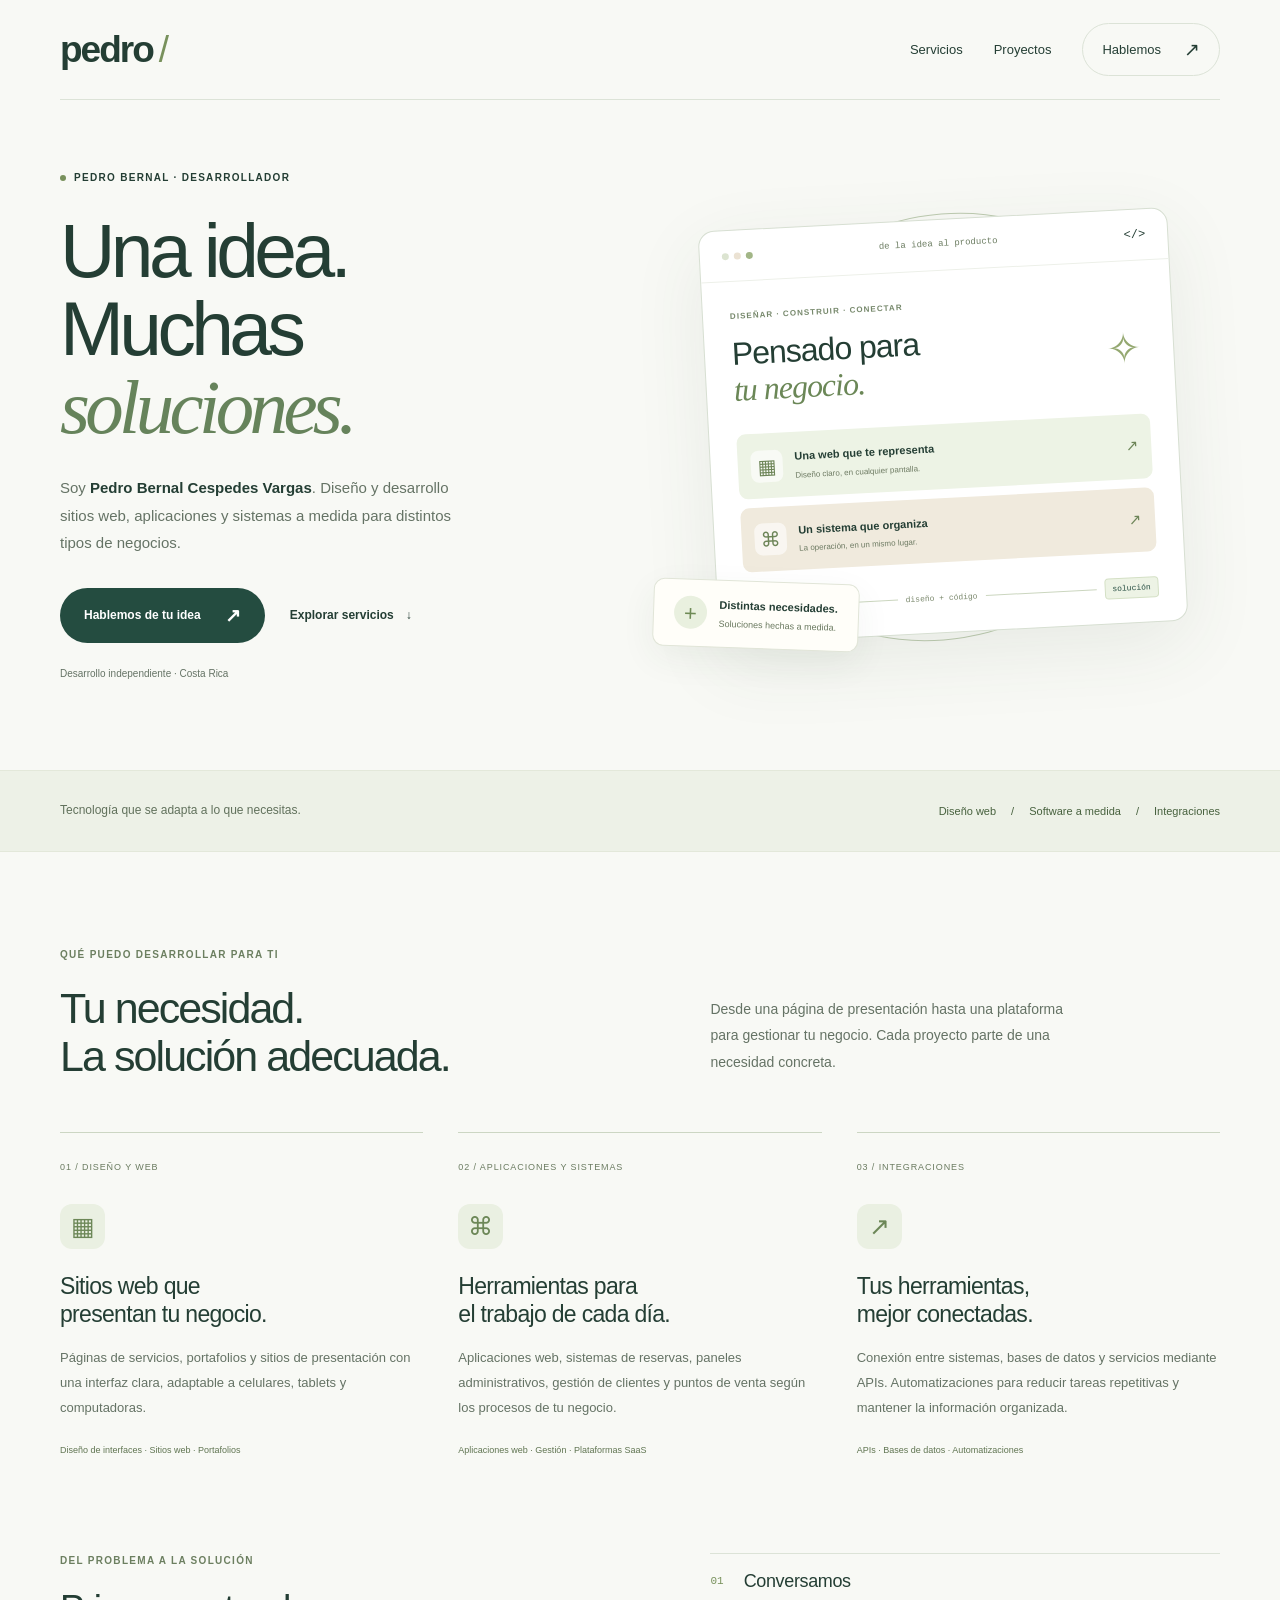
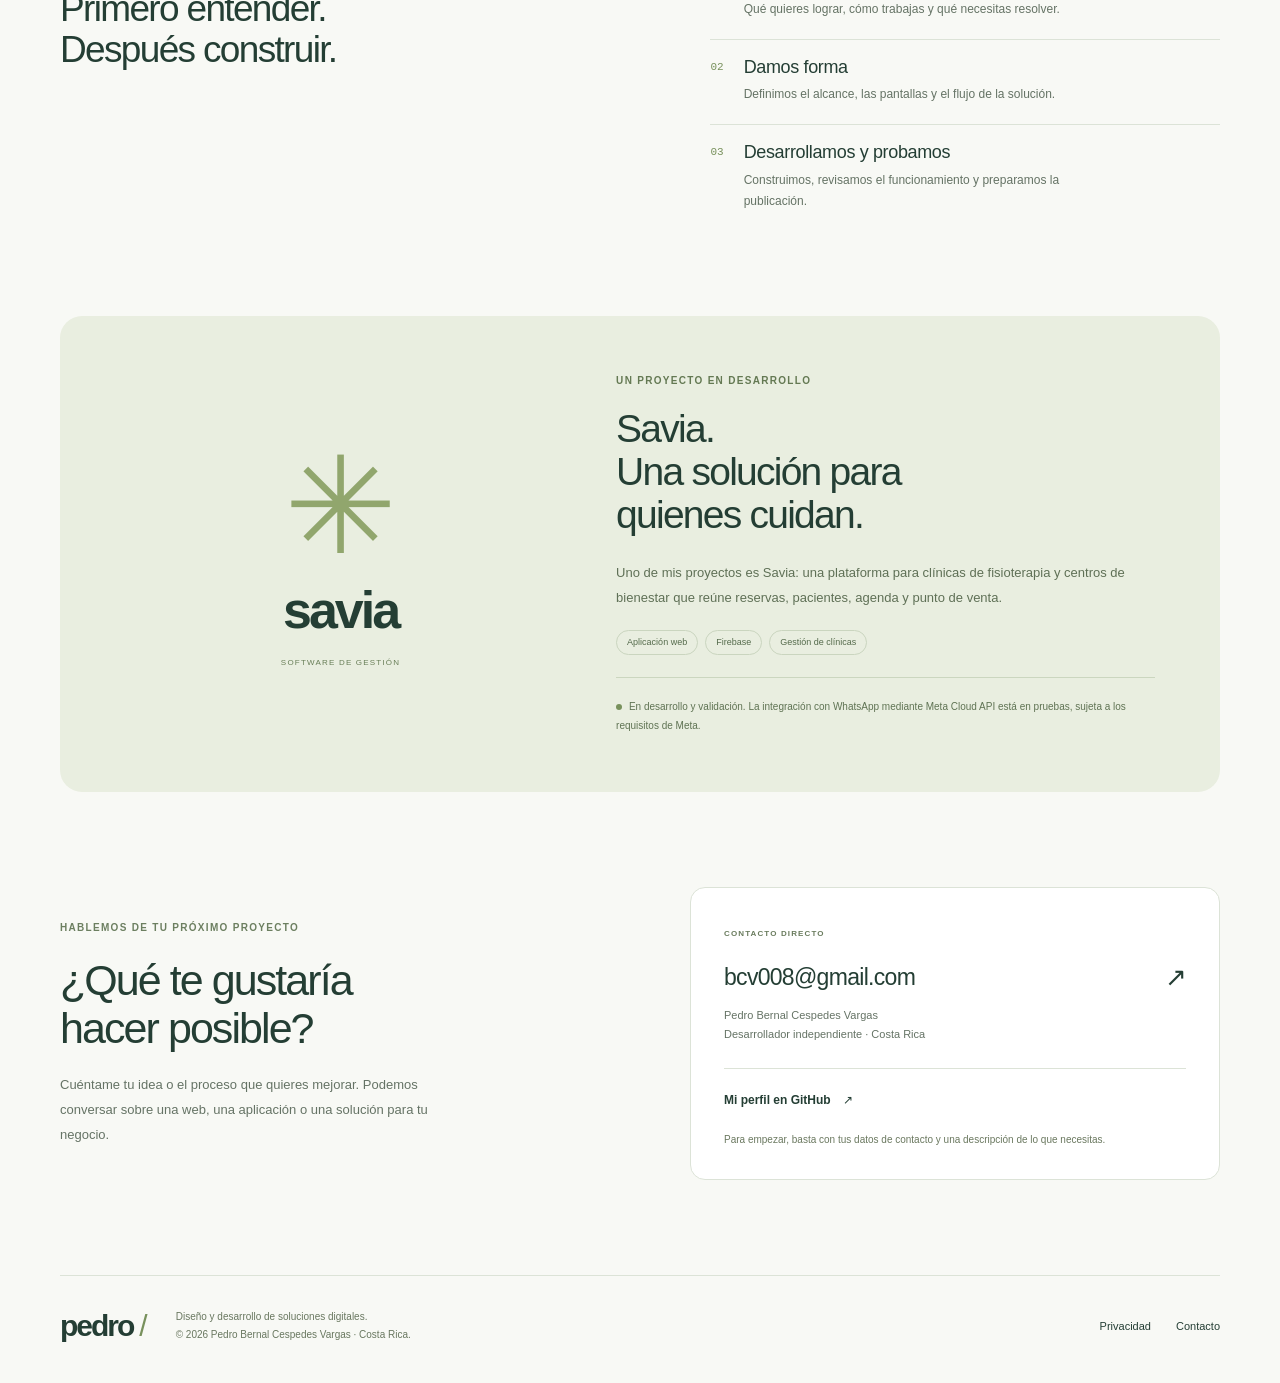
<file: index.html>
<!doctype html>
<html lang="es">
<head>
  <meta charset="utf-8">
  <meta name="viewport" content="width=device-width, initial-scale=1">
  <meta name="description" content="Pedro Bernal Cespedes Vargas, desarrollador en Costa Rica. Diseño y desarrollo de sitios web, aplicaciones, sistemas de gestión e integraciones a medida para distintos negocios.">
  <meta name="theme-color" content="#244c40">
  <meta property="og:title" content="Pedro Bernal · Diseño y desarrollo digital">
  <meta property="og:description" content="Una idea, muchas soluciones. Sitios web, aplicaciones, sistemas e integraciones a medida para tu negocio.">
  <meta property="og:type" content="website">
  <title>Pedro Bernal · Diseño y desarrollo digital</title>
  <link rel="icon" href="./favicon.svg" type="image/svg+xml">
  <link rel="stylesheet" href="./styles.css">
  <script src="./script.js" defer></script>
</head>
<body>
  <a class="skip-link" href="#contenido">Ir al contenido</a>
  <header class="site-header wrap">
    <a class="brand" href="./" aria-label="Pedro Bernal, inicio">pedro<span aria-hidden="true">/</span></a>
    <nav aria-label="Navegación principal">
      <a href="#servicios">Servicios</a>
      <a href="#proyectos">Proyectos</a>
      <a class="nav-contact" href="#contacto">Hablemos <span aria-hidden="true">↗</span></a>
    </nav>
  </header>

  <main id="contenido">
    <section class="hero wrap" aria-labelledby="hero-title">
      <div class="hero-copy">
        <p class="eyebrow"><span class="status-dot" aria-hidden="true"></span> PEDRO BERNAL · DESARROLLADOR</p>
        <h1 id="hero-title">Una idea.<br>Muchas<br><em>soluciones.</em></h1>
        <p class="hero-description">Soy <strong>Pedro Bernal Cespedes Vargas</strong>. Diseño y desarrollo sitios web, aplicaciones y sistemas a medida para distintos tipos de negocios.</p>
        <div class="hero-actions">
          <a class="button button-primary" href="mailto:bcv008@gmail.com?subject=Quiero%20desarrollar%20un%20proyecto">Hablemos de tu idea <span aria-hidden="true">↗</span></a>
          <a class="text-link" href="#servicios">Explorar servicios <span aria-hidden="true">↓</span></a>
        </div>
        <p class="location-note">Desarrollo independiente · Costa Rica</p>
      </div>

      <div class="hero-art" role="img" aria-label="Ilustración del proceso de transformar una idea en un sitio web, una aplicación o un sistema conectado.">
        <div class="art-orbit" aria-hidden="true"></div>
        <div class="workspace-preview" aria-hidden="true">
          <div class="preview-top"><span class="window-dots"><i></i><i></i><i></i></span><span>de la idea al producto</span><span class="code-mark">&lt;/&gt;</span></div>
          <div class="preview-body">
            <p class="eyebrow">DISEÑAR · CONSTRUIR · CONECTAR</p>
            <div class="preview-heading">Pensado para<br><em>tu negocio.</em><span>✧</span></div>
            <div class="solution-row"><span class="solution-icon">▦</span><div><strong>Una web que te representa</strong><span>Diseño claro, en cualquier pantalla.</span></div><span class="row-arrow">↗</span></div>
            <div class="solution-row sand"><span class="solution-icon">⌘</span><div><strong>Un sistema que organiza</strong><span>La operación, en un mismo lugar.</span></div><span class="row-arrow">↗</span></div>
            <div class="connection-line"><span>tu idea</span><span class="connection-path"></span><span>diseño + código</span><span class="connection-path"></span><span class="connection-end">solución</span></div>
          </div>
        </div>
        <div class="floating-note" aria-hidden="true"><span class="note-icon">+</span><div><strong>Distintas necesidades.</strong><span>Soluciones hechas a medida.</span></div></div>
      </div>
    </section>

    <div class="purpose-strip"><div class="wrap"><p>Tecnología que se adapta a lo que necesitas.</p><div><span>Diseño web</span><span aria-hidden="true">/</span><span>Software a medida</span><span aria-hidden="true">/</span><span>Integraciones</span></div></div></div>

    <section class="wrap section-space" id="servicios" aria-labelledby="services-title">
      <div class="section-heading"><p class="eyebrow">QUÉ PUEDO DESARROLLAR PARA TI</p><h2 id="services-title">Tu necesidad.<br>La solución adecuada.</h2><p>Desde una página de presentación hasta una plataforma para gestionar tu negocio. Cada proyecto parte de una necesidad concreta.</p></div>
      <div class="features-grid">
        <article class="feature"><span class="feature-number">01 / DISEÑO Y WEB</span><div class="feature-icon" aria-hidden="true">▦</div><h3>Sitios web que<br>presentan tu negocio.</h3><p>Páginas de servicios, portafolios y sitios de presentación con una interfaz clara, adaptable a celulares, tablets y computadoras.</p><span class="feature-detail">Diseño de interfaces · Sitios web · Portafolios</span></article>
        <article class="feature"><span class="feature-number">02 / APLICACIONES Y SISTEMAS</span><div class="feature-icon" aria-hidden="true">⌘</div><h3>Herramientas para<br>el trabajo de cada día.</h3><p>Aplicaciones web, sistemas de reservas, paneles administrativos, gestión de clientes y puntos de venta según los procesos de tu negocio.</p><span class="feature-detail">Aplicaciones web · Gestión · Plataformas SaaS</span></article>
        <article class="feature"><span class="feature-number">03 / INTEGRACIONES</span><div class="feature-icon" aria-hidden="true">↗</div><h3>Tus herramientas,<br>mejor conectadas.</h3><p>Conexión entre sistemas, bases de datos y servicios mediante APIs. Automatizaciones para reducir tareas repetitivas y mantener la información organizada.</p><span class="feature-detail">APIs · Bases de datos · Automatizaciones</span></article>
      </div>
    </section>

    <section class="process-section wrap" aria-labelledby="process-title">
      <div><p class="eyebrow">DEL PROBLEMA A LA SOLUCIÓN</p><h2 id="process-title">Primero entender.<br>Después construir.</h2></div>
      <ol class="process-list">
        <li><span aria-hidden="true">01</span><div><h3>Conversamos</h3><p>Qué quieres lograr, cómo trabajas y qué necesitas resolver.</p></div></li>
        <li><span aria-hidden="true">02</span><div><h3>Damos forma</h3><p>Definimos el alcance, las pantallas y el flujo de la solución.</p></div></li>
        <li><span aria-hidden="true">03</span><div><h3>Desarrollamos y probamos</h3><p>Construimos, revisamos el funcionamiento y preparamos la publicación.</p></div></li>
      </ol>
    </section>

    <section class="project-section wrap" id="proyectos" aria-labelledby="project-title">
      <div class="project-identity" aria-hidden="true"><span class="project-symbol">✳</span><span class="project-wordmark">savia</span><span class="project-category">SOFTWARE DE GESTIÓN</span></div>
      <div><p class="eyebrow">UN PROYECTO EN DESARROLLO</p><h2 id="project-title">Savia.<br>Una solución para<br>quienes cuidan.</h2><p>Uno de mis proyectos es Savia: una plataforma para clínicas de fisioterapia y centros de bienestar que reúne reservas, pacientes, agenda y punto de venta.</p><div class="project-tags"><span>Aplicación web</span><span>Firebase</span><span>Gestión de clínicas</span></div><p class="project-status"><span class="status-dot" aria-hidden="true"></span> En desarrollo y validación. La integración con WhatsApp mediante Meta Cloud API está en pruebas, sujeta a los requisitos de Meta.</p></div>
    </section>

    <section class="contact-section wrap section-space" id="contacto" aria-labelledby="contact-title">
      <div><p class="eyebrow">HABLEMOS DE TU PRÓXIMO PROYECTO</p><h2 id="contact-title">¿Qué te gustaría<br>hacer posible?</h2><p>Cuéntame tu idea o el proceso que quieres mejorar. Podemos conversar sobre una web, una aplicación o una solución para tu negocio.</p></div>
      <div class="contact-card"><span class="contact-label">CONTACTO DIRECTO</span><a class="contact-email" href="mailto:bcv008@gmail.com?subject=Consulta%20sobre%20desarrollo">bcv008@gmail.com <span aria-hidden="true">↗</span></a><p>Pedro Bernal Cespedes Vargas<br>Desarrollador independiente · Costa Rica</p><span class="contact-divider"></span><a class="text-link" href="https://github.com/pedrobcv" target="_blank" rel="noopener noreferrer">Mi perfil en GitHub <span aria-hidden="true">↗</span></a><small>Para empezar, basta con tus datos de contacto y una descripción de lo que necesitas.</small></div>
    </section>
  </main>

  <footer class="site-footer wrap"><a class="brand footer-brand" href="./" aria-label="Pedro Bernal, inicio">pedro<span aria-hidden="true">/</span></a><p>Diseño y desarrollo de soluciones digitales.<br>© 2026 Pedro Bernal Cespedes Vargas · Costa Rica.</p><div><a href="./privacidad.html">Privacidad</a><a href="mailto:bcv008@gmail.com">Contacto</a></div></footer>
</body>
</html>
</file>
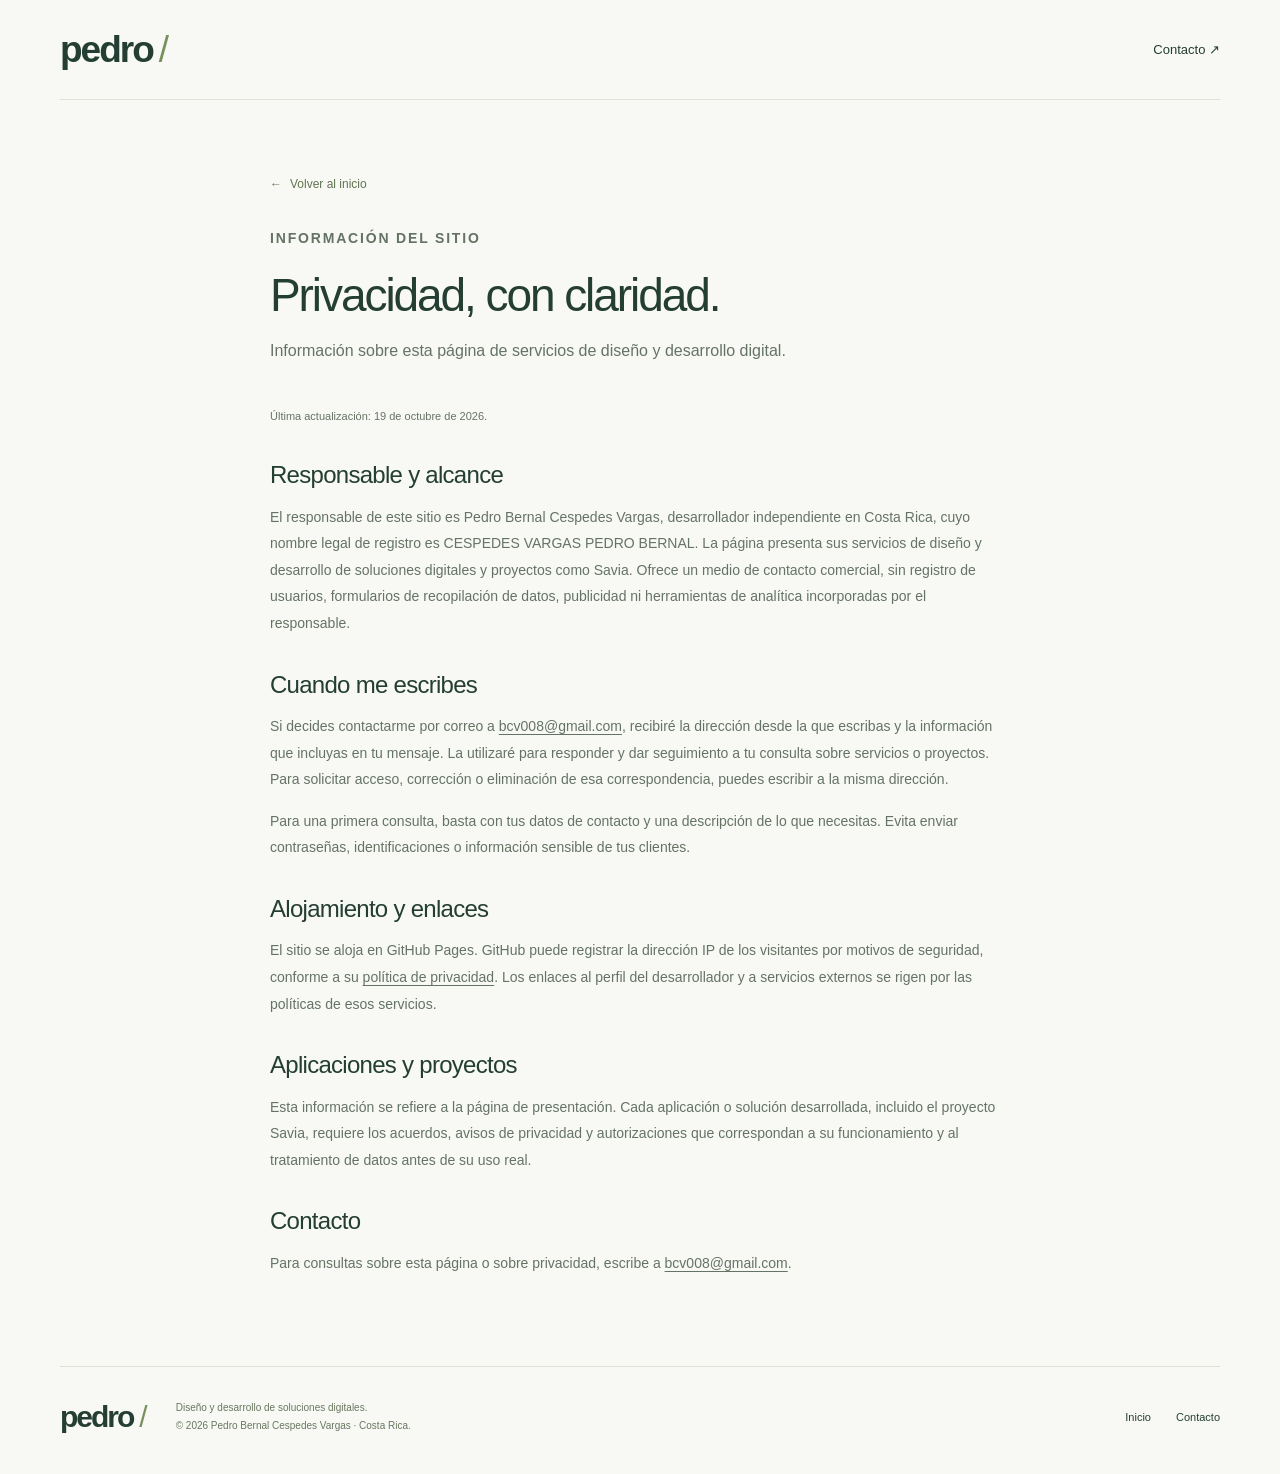
<file: privacidad.html>
<!doctype html>
<html lang="es">
<head>
  <meta charset="utf-8"><meta name="viewport" content="width=device-width,initial-scale=1">
  <meta name="description" content="Información sobre privacidad del sitio de servicios de diseño y desarrollo de Pedro Bernal Cespedes Vargas.">
  <meta name="theme-color" content="#244c40"><title>Privacidad · Pedro Bernal</title>
  <link rel="icon" href="./favicon.svg" type="image/svg+xml"><link rel="stylesheet" href="./styles.css">
</head>
<body>
  <a class="skip-link" href="#contenido">Ir al contenido</a>
  <header class="site-header wrap"><a class="brand" href="./" aria-label="Pedro Bernal, inicio">pedro<span aria-hidden="true">/</span></a><nav aria-label="Navegación principal"><a href="./#contacto">Contacto <span aria-hidden="true">↗</span></a></nav></header>
  <main class="legal-content wrap" id="contenido">
    <a class="legal-back" href="./"><span aria-hidden="true">←</span> Volver al inicio</a><p class="eyebrow">INFORMACIÓN DEL SITIO</p><h1>Privacidad, con claridad.</h1><p class="legal-intro">Información sobre esta página de servicios de diseño y desarrollo digital.</p><p class="legal-date">Última actualización: 19 de octubre de 2026.</p>
    <h2>Responsable y alcance</h2><p>El responsable de este sitio es Pedro Bernal Cespedes Vargas, desarrollador independiente en Costa Rica, cuyo nombre legal de registro es CESPEDES VARGAS PEDRO BERNAL. La página presenta sus servicios de diseño y desarrollo de soluciones digitales y proyectos como Savia. Ofrece un medio de contacto comercial, sin registro de usuarios, formularios de recopilación de datos, publicidad ni herramientas de analítica incorporadas por el responsable.</p>
    <h2>Cuando me escribes</h2><p>Si decides contactarme por correo a <a href="mailto:bcv008@gmail.com">bcv008@gmail.com</a>, recibiré la dirección desde la que escribas y la información que incluyas en tu mensaje. La utilizaré para responder y dar seguimiento a tu consulta sobre servicios o proyectos. Para solicitar acceso, corrección o eliminación de esa correspondencia, puedes escribir a la misma dirección.</p><p>Para una primera consulta, basta con tus datos de contacto y una descripción de lo que necesitas. Evita enviar contraseñas, identificaciones o información sensible de tus clientes.</p>
    <h2>Alojamiento y enlaces</h2><p>El sitio se aloja en GitHub Pages. GitHub puede registrar la dirección IP de los visitantes por motivos de seguridad, conforme a su <a href="https://docs.github.com/es/site-policy/privacy-policies/github-general-privacy-statement" target="_blank" rel="noopener noreferrer">política de privacidad</a>. Los enlaces al perfil del desarrollador y a servicios externos se rigen por las políticas de esos servicios.</p>
    <h2>Aplicaciones y proyectos</h2><p>Esta información se refiere a la página de presentación. Cada aplicación o solución desarrollada, incluido el proyecto Savia, requiere los acuerdos, avisos de privacidad y autorizaciones que correspondan a su funcionamiento y al tratamiento de datos antes de su uso real.</p>
    <h2>Contacto</h2><p>Para consultas sobre esta página o sobre privacidad, escribe a <a href="mailto:bcv008@gmail.com">bcv008@gmail.com</a>.</p>
  </main>
  <footer class="site-footer wrap"><a class="brand footer-brand" href="./" aria-label="Pedro Bernal, inicio">pedro<span aria-hidden="true">/</span></a><p>Diseño y desarrollo de soluciones digitales.<br>© 2026 Pedro Bernal Cespedes Vargas · Costa Rica.</p><div><a href="./">Inicio</a><a href="mailto:bcv008@gmail.com">Contacto</a></div></footer>
</body>
</html>
</file>
<file: styles.css>
:root {
  --paper: #f8f9f5; --white: #fff; --ink: #243e34; --forest: #244c40;
  --muted: #657365; --line: #dce3d7; --mint: #e7eee2; --sand: #f0eadd;
  --accent: #78915c; --font: "Segoe UI", Arial, sans-serif;
}
* { box-sizing: border-box; }
html { scroll-behavior: smooth; scroll-padding-top: 24px; }
body { margin: 0; background: var(--paper); color: var(--ink); font: 16px/1.65 var(--font); -webkit-font-smoothing: antialiased; }
a { color: inherit; text-decoration: none; -webkit-tap-highlight-color: transparent; }
a:focus-visible { outline: 3px solid #618e62; outline-offset: 6px; }
h1, h2, h3, p { margin: 0; }
h1, h2, h3 { line-height: 1.1; font-weight: 500; letter-spacing: -.045em; }
.wrap { width: min(1160px, calc(100% - 96px)); margin-inline: auto; }
.skip-link { position: absolute; top: -100px; left: 20px; z-index: 20; padding: 10px 16px; border-radius: 8px; background: var(--forest); color: white; }
.skip-link:focus { top: 12px; }
.site-header { height: 100px; display: flex; align-items: center; justify-content: space-between; border-bottom: 1px solid var(--line); }
.brand { display: inline-flex; align-items: center; font-size: 37px; line-height: 1; letter-spacing: -2px; font-weight: 650; }
.brand > span { margin-left: 6px; color: var(--accent); font-weight: 400; }
.site-header nav { display: flex; align-items: center; gap: 31px; font-size: 13px; font-weight: 500; }
.site-header nav a:hover, .text-link:hover, .site-footer a:hover { color: #58764c; }
.nav-contact { display: flex; gap: 23px; align-items: center; border: 1px solid var(--line); border-radius: 100px; padding: 10px 19px; }
.nav-contact > span { font-size: 19px; }
.hero { min-height: 670px; display: grid; grid-template-columns: 1fr 1fr; align-items: center; gap: 50px; padding-block: 68px 85px; }
.eyebrow { font-size: 10px; font-weight: 650; letter-spacing: .13em; line-height: 1.6; }
.hero .eyebrow { display: flex; align-items: center; gap: 8px; }
.status-dot { display: inline-block; width: 6px; height: 6px; border-radius: 50%; background: var(--accent); flex-shrink: 0; }
.hero h1 { font-size: clamp(61px, 6vw, 82px); line-height: 1.015; letter-spacing: -.06em; margin-top: 26px; }
.hero h1 em { font-family: Georgia, "Times New Roman", serif; font-weight: 400; color: #66835b; }
.hero-description { font-size: 15px; line-height: 1.85; color: var(--muted); max-width: 420px; margin-top: 27px; }
.hero-description strong { color: var(--ink); font-weight: 550; }
.hero-actions { display: flex; align-items: center; gap: 25px; margin-top: 31px; }
.button { display: inline-flex; align-items: center; justify-content: center; gap: 24px; border: 1px solid transparent; border-radius: 100px; min-height: 48px; padding: 11px 23px; font-size: 12px; font-weight: 600; transition: background .18s, transform .18s; }
.button-primary { color: white; background: var(--forest); }
.button-primary:hover { background: #38634f; transform: translateY(-2px); }
.button > span { font-size: 19px; }
.text-link { display: inline-flex; align-items: center; gap: 12px; font-size: 12px; font-weight: 550; }
.location-note { color: var(--muted); font-size: 10px; margin-top: 23px; }
.hero-art { position: relative; min-width: 0; min-height: 440px; display: flex; align-items: center; justify-content: center; isolation: isolate; }
.hero-art:before { content: ""; position: absolute; width: 390px; height: 390px; max-width: 95%; background: #e5ecdc; border-radius: 50%; z-index: -2; }
.art-orbit { position: absolute; width: 465px; height: 420px; max-width: 102%; border: 1px solid #bdcbb0; border-radius: 50%; transform: rotate(-25deg); z-index: -1; }
.workspace-preview { width: 100%; max-width: 470px; background: var(--white); border: 1px solid #d7dfd2; border-radius: 16px; box-shadow: 0 22px 75px #3b563b16; transform: rotate(-3deg); overflow: hidden; }
.preview-top { min-height: 51px; display: flex; align-items: center; gap: 12px; padding-inline: 22px; border-bottom: 1px solid #edf0e9; font: 9px/1.5 Consolas, monospace; color: #6c7d62; }
.window-dots { display: flex; gap: 5px; margin-right: auto; }
.window-dots i { width: 7px; height: 7px; border-radius: 50%; background: #dce4d1; }
.window-dots i:nth-child(2) { background: #ebe2d3; }
.window-dots i:nth-child(3) { background: #a2b687; }
.code-mark { color: var(--ink); margin-left: auto; font-size: 12px; }
.preview-body { padding: 29px 27px 24px; }
.preview-body > .eyebrow { font-size: 8px; color: #76886b; }
.preview-heading { position: relative; font-size: 32px; line-height: 1.12; letter-spacing: -1px; margin-block: 13px 27px; }
.preview-heading em { font-family: Georgia, serif; font-weight: 400; color: #6b8757; }
.preview-heading > span { position: absolute; top: 9px; right: 6px; font-size: 42px; color: #94a870; }
.solution-row { display: flex; align-items: center; gap: 12px; border-radius: 9px; padding: 15px 13px; margin-top: 9px; background: #edf3e5; }
.solution-row.sand { background: var(--sand); }
.solution-icon { display: grid; place-items: center; width: 32px; height: 32px; background: #ffffff9c; border-radius: 8px; font-size: 20px; color: #6d8558; flex-shrink: 0; }
.solution-row strong { display: block; font-size: 11px; font-weight: 550; }
.solution-row div > span { display: block; font-size: 8px; color: #6d7a62; margin-top: 3px; }
.row-arrow { margin-left: auto; color: #6d8558; font-size: 15px; }
.connection-line { display: flex; align-items: center; gap: 8px; margin-top: 25px; font: 8px/1.4 Consolas, monospace; color: #79876b; white-space: nowrap; }
.connection-path { flex: 1; height: 1px; min-width: 7px; background: #cbd6bf; }
.connection-end { color: var(--forest); background: #edf3e5; border: 1px solid #d4e0c5; border-radius: 4px; padding: 4px 7px; }
.floating-note { position: absolute; bottom: -2px; left: -12px; display: flex; gap: 12px; align-items: center; background: #fffef9; border: 1px solid #e1e5d8; box-shadow: 0 12px 35px #304a3010; border-radius: 11px; padding: 15px 20px; transform: rotate(2deg); }
.note-icon { width: 33px; height: 33px; border-radius: 50%; background: #e9f0df; color: #6e8a55; display: grid; place-items: center; font-size: 22px; }
.floating-note strong, .floating-note div > span { display: block; }
.floating-note strong { font-size: 11px; font-weight: 550; }
.floating-note div > span { font-size: 9px; color: #69785e; margin-top: 3px; }
.purpose-strip { background: #edf1e7; border-block: 1px solid #e3e8da; }
.purpose-strip > .wrap { min-height: 80px; display: flex; align-items: center; justify-content: space-between; gap: 20px; font-size: 12px; }
.purpose-strip p { color: #61715c; }
.purpose-strip .wrap > div { display: flex; flex-wrap: wrap; align-items: center; gap: 15px; color: #47613e; font-size: 11px; }
.section-space { padding-block: 95px; }
.section-heading { display: grid; grid-template-columns: 1.1fr 1fr; column-gap: 90px; }
.section-heading > .eyebrow { grid-column: 1/-1; margin-bottom: 21px; color: #6c7f60; }
.section-heading h2, .contact-section h2 { font-size: 43px; line-height: 1.12; }
.section-heading > p:last-child { max-width: 370px; font-size: 14px; color: var(--muted); align-self: end; line-height: 1.9; padding-bottom: 5px; }
.features-grid { display: grid; grid-template-columns: repeat(3, 1fr); gap: 35px; margin-top: 52px; }
.feature { border-top: 1px solid #ccd6c3; padding-top: 19px; }
.feature-number { font-size: 9px; letter-spacing: .1em; color: #6a7b60; }
.feature-icon { width: 45px; height: 45px; font-size: 25px; background: #eaf0e2; display: grid; place-items: center; border-radius: 12px; color: #6c8757; margin-block: 25px 23px; }
.feature h3 { font-size: 23px; line-height: 1.25; letter-spacing: -.03em; }
.feature > p { font-size: 13px; line-height: 1.9; color: var(--muted); margin-top: 17px; }
.feature-detail { display: block; font-size: 9px; color: #607552; margin-top: 23px; }
.process-section { display: grid; grid-template-columns: 1.1fr 1fr; gap: 90px; padding-block: 0 85px; }
.process-section .eyebrow { color: #6c7f60; margin-bottom: 20px; }
.process-section h2 { font-size: 37px; }
.process-list { margin: 0; padding: 0; list-style: none; }
.process-list li { display: flex; align-items: flex-start; gap: 20px; padding-block: 18px; border-top: 1px solid var(--line); }
.process-list li > span { font: 11px/1.8 Consolas, monospace; color: #78915c; }
.process-list h3 { font-size: 18px; letter-spacing: -.02em; }
.process-list p { color: var(--muted); font-size: 12px; line-height: 1.8; margin-top: 7px; max-width: 340px; }
.project-section { background: #e9eee0; display: grid; grid-template-columns: .8fr 1fr; border-radius: 22px; padding: 57px 65px; gap: 60px; align-items: center; }
.project-identity { display: flex; flex-direction: column; align-items: center; }
.project-symbol { font-size: 135px; color: #91a66d; line-height: 1; font-weight: 300; }
.project-wordmark { margin-top: 5px; font-size: 52px; line-height: 1.2; letter-spacing: -3px; font-weight: 600; }
.project-category { margin-top: 15px; font-size: 8px; color: #687e57; letter-spacing: .15em; }
.project-section .eyebrow { color: #647953; margin-bottom: 19px; }
.project-section h2 { font-size: 39px; }
.project-section h2 + p { font-size: 13px; line-height: 1.95; color: #5f7056; margin-top: 23px; }
.project-tags { display: flex; flex-wrap: wrap; gap: 7px; margin-top: 20px; }
.project-tags span { border: 1px solid #cad5bf; border-radius: 50px; padding: 4px 10px; color: #556b4c; font-size: 9px; }
.project-status { font-size: 10px; line-height: 1.9; color: #5f7353; margin-top: 22px; padding-top: 19px; border-top: 1px solid #cbd6bf; }
.project-status .status-dot { margin-right: 4px; }
.contact-section { display: grid; grid-template-columns: 1fr 1fr; gap: 100px; align-items: center; }
.contact-section .eyebrow { color: #6c7f60; margin-bottom: 20px; }
.contact-section h2 + p { font-size: 13px; line-height: 1.9; color: var(--muted); max-width: 370px; margin-top: 21px; }
.contact-card { padding: 30px 33px; background: white; border: 1px solid var(--line); border-radius: 15px; min-width: 0; }
.contact-label { font-size: 8px; font-weight: 600; letter-spacing: .14em; color: #6a7c5e; }
.contact-email { display: flex; justify-content: space-between; align-items: center; gap: 15px; font-size: 23px; letter-spacing: -.7px; margin-top: 12px; overflow-wrap: anywhere; }
.contact-email:hover { color: #6b8858; }
.contact-email > span { font-size: 26px; flex-shrink: 0; }
.contact-card > p { font-size: 11px; color: var(--muted); margin-top: 7px; }
.contact-divider { display: block; border-top: 1px solid var(--line); margin-block: 25px 17px; }
.contact-card small { display: block; margin-top: 18px; font-size: 10px; color: #6a785f; line-height: 1.9; }
.site-footer { border-top: 1px solid var(--line); display: flex; align-items: center; gap: 30px; padding-block: 32px 39px; }
.footer-brand { font-size: 30px; }
.site-footer > p { font-size: 10px; line-height: 1.8; color: #68775f; }
.site-footer > div { margin-left: auto; display: flex; gap: 25px; font-size: 11px; }
.legal-content { max-width: 740px; margin-inline: auto; padding-block: 70px 90px; }
.legal-content h1 { font-size: 46px; margin-block: 19px 14px; }
.legal-content .legal-intro { font-size: 16px; color: var(--muted); margin-bottom: 40px; }
.legal-content h2 { font-size: 24px; letter-spacing: -.03em; margin-top: 35px; }
.legal-content p { font-size: 14px; line-height: 1.9; color: var(--muted); margin-top: 15px; }
.legal-content p > a { text-decoration: underline; text-underline-offset: 3px; }
.legal-back { display: inline-flex; font-size: 12px; gap: 8px; color: #607451; margin-bottom: 15px; }
.legal-date { font-size: 11px !important; }
.error-page { min-height: 65vh; display: flex; flex-direction: column; align-items: flex-start; justify-content: center; gap: 25px; }
.error-page h1 { font-size: 64px; max-width: 650px; }
.error-page p { color: var(--muted); }

@media (max-width: 1000px) {
  .wrap { width: calc(100% - 64px); }
  .hero { gap: 30px; min-height: 610px; padding-block: 60px 75px; }
  .hero h1 { font-size: 64px; }
  .hero-description { font-size: 13px; }
  .hero-actions { gap: 20px; flex-wrap: wrap; }
  .hero-art { min-height: 410px; }
  .preview-body { padding: 24px 20px; }
  .preview-heading { font-size: 29px; }
  .solution-row { padding: 12px 10px; gap: 9px; }
  .solution-row strong { font-size: 10px; }
  .solution-row div > span { font-size: 7px; }
  .floating-note { left: 0; bottom: -10px; padding: 12px 15px; }
  .section-heading, .process-section, .contact-section { gap: 45px; }
  .features-grid { gap: 25px; }
  .project-section { padding: 45px 40px; gap: 30px; }
  .contact-email { font-size: 21px; }
  .contact-card { padding: 27px; }
  .hero .eyebrow { font-size: 8px; }
}
@media (max-width: 720px) {
  .wrap { width: calc(100% - 40px); }
  .site-header { height: 82px; }
  .brand { font-size: 33px; }
  .site-header nav { gap: 18px; font-size: 11px; }
  .nav-contact { padding: 8px 12px; gap: 12px; }
  .site-header nav > a:nth-child(2) { display: none; }
  .hero { grid-template-columns: 1fr; padding-block: 42px 65px; gap: 45px; min-height: auto; }
  .hero h1 { font-size: clamp(52px, 13.5vw, 70px); margin-top: 22px; }
  .hero-description { font-size: 14px; max-width: 430px; }
  .hero .eyebrow { font-size: 9px; }
  .hero-art { width: min(465px, 100%); margin-inline: auto; min-height: 440px; padding: 10px 8px 25px; }
  .hero-art:before { width: 340px; height: 340px; }
  .art-orbit { display: none; }
  .workspace-preview { transform: rotate(-2deg); }
  .preview-heading { font-size: 31px; }
  .solution-row strong { font-size: 11px; }
  .solution-row div > span { font-size: 8px; }
  .floating-note { bottom: -5px; left: 3px; }
  .purpose-strip > .wrap { align-items: flex-start; flex-direction: column; padding-block: 22px; gap: 8px; }
  .purpose-strip .wrap > div { gap: 10px; font-size: 10px; }
  .section-space { padding-block: 64px; }
  .section-heading, .process-section, .contact-section { grid-template-columns: 1fr; gap: 25px; }
  .section-heading > .eyebrow { margin: 0; }
  .section-heading h2, .contact-section h2 { font-size: 36px; }
  .section-heading > p:last-child { font-size: 13px; max-width: 440px; padding: 0; }
  .features-grid { grid-template-columns: 1fr; gap: 30px; margin-top: 35px; }
  .feature { position: relative; padding-left: 62px; padding-top: 19px; }
  .feature-number { font-size: 8px; }
  .feature-icon { position: absolute; left: 0; top: 38px; width: 42px; height: 42px; margin: 0; }
  .feature h3 { font-size: 23px; margin-top: 15px; }
  .feature > p { font-size: 13px; margin-top: 12px; }
  .feature-detail { margin-top: 15px; font-size: 9px; }
  .process-section { padding-bottom: 60px; gap: 30px; }
  .process-section h2 { font-size: 34px; }
  .project-section { grid-template-columns: 1fr; gap: 30px; padding: 35px 27px; }
  .project-identity { align-items: flex-start; }
  .project-symbol { font-size: 70px; }
  .project-wordmark { font-size: 41px; }
  .project-category { margin-top: 10px; }
  .project-section h2 { font-size: 35px; }
  .project-section h2 + p { font-size: 13px; margin-top: 19px; }
  .contact-section { gap: 30px; }
  .contact-card { padding: 26px; }
  .contact-email { font-size: 23px; }
  .site-footer { flex-wrap: wrap; gap: 20px; padding-block: 27px; }
  .site-footer > p { font-size: 9px; }
  .site-footer > div { width: 100%; margin: 0; padding-top: 5px; }
  .legal-content { padding-block: 42px 60px; }
  .legal-content h1 { font-size: 37px; }
  .legal-content .legal-intro { font-size: 14px; }
  .error-page h1 { font-size: 44px; }
}
@media (max-width: 360px) {
  .site-header nav > a:first-child { display: none; }
  .hero h1 { font-size: 46px; }
  .hero .eyebrow { font-size: 8px; }
  .hero-art { min-height: 405px; }
  .preview-top { padding-inline: 15px; font-size: 8px; }
  .preview-body { padding: 22px 15px; }
  .preview-heading { font-size: 28px; }
  .solution-row strong { font-size: 9px; }
  .solution-row div > span { font-size: 7px; }
  .solution-icon { width: 25px; height: 27px; }
  .connection-line { gap: 5px; font-size: 7px; }
  .contact-card { padding: 22px; }
  .contact-email { font-size: 20px; }
  .section-heading h2 { font-size: 32px; }
}
@media (prefers-reduced-motion: reduce) {
  html { scroll-behavior: auto; }
  .button { transition: none; }
  .button-primary:hover { transform: none; }
}
</file>
